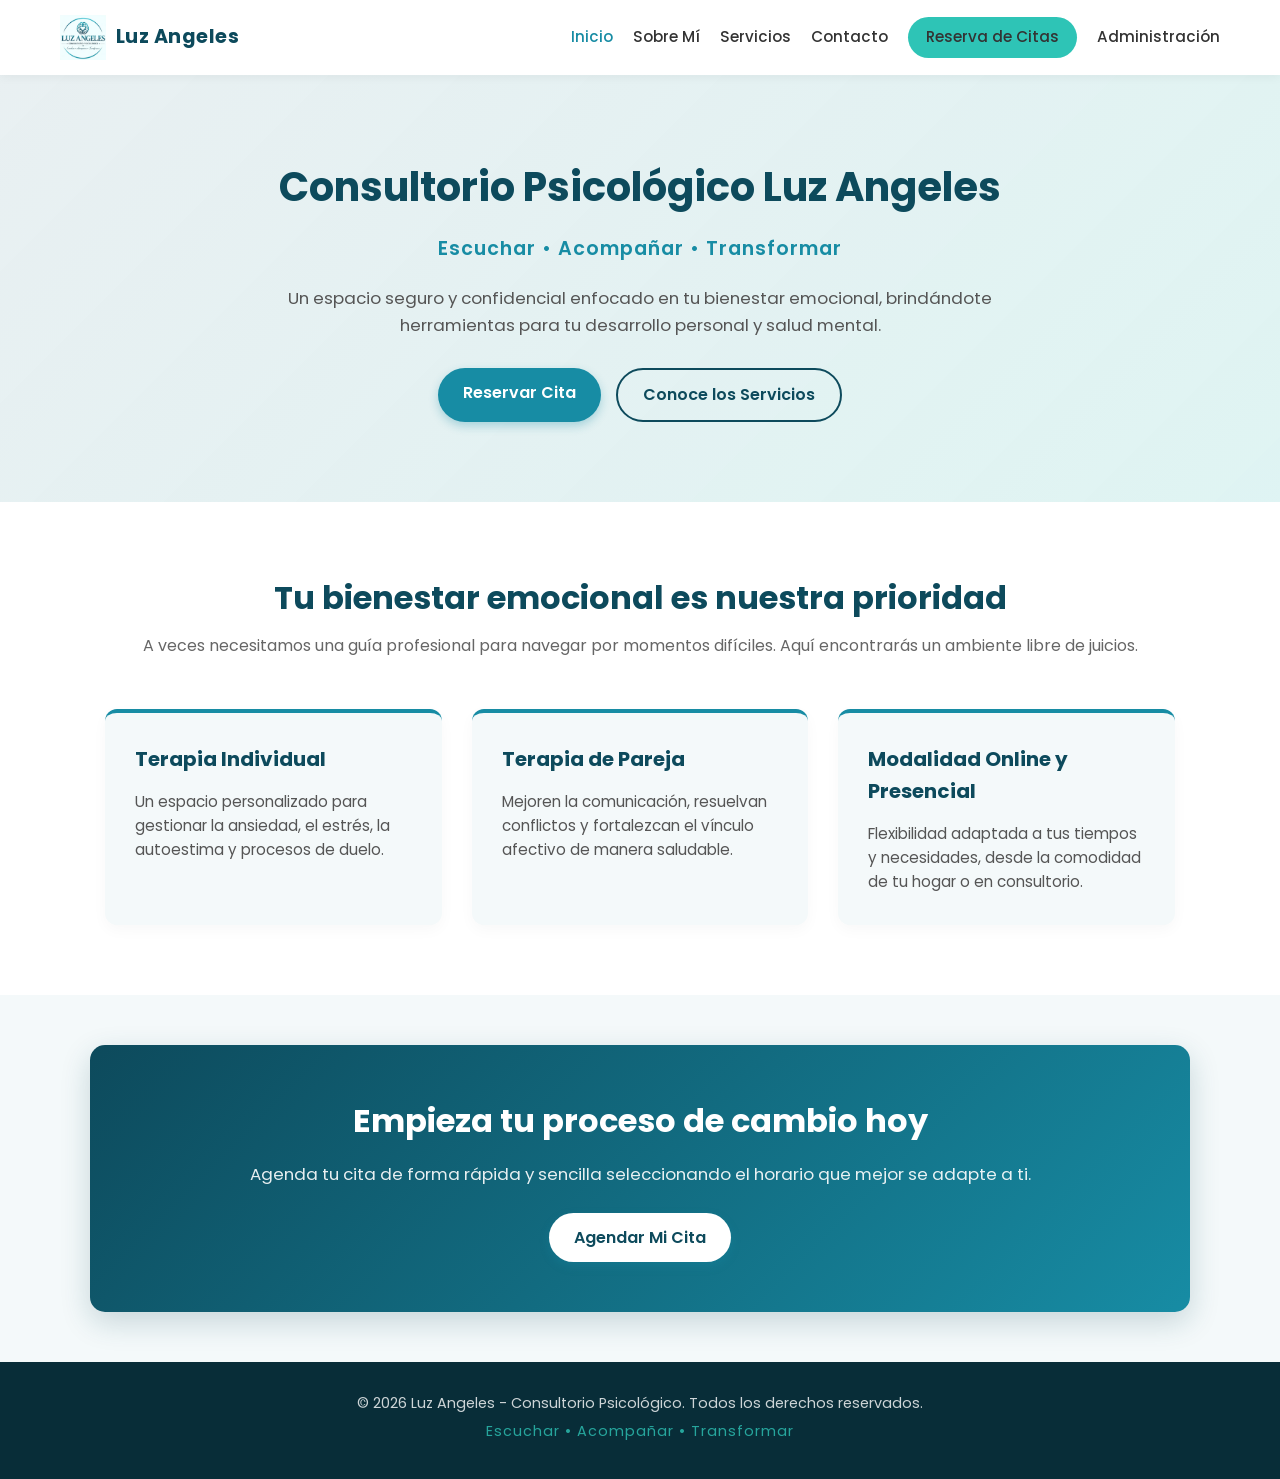
<file: index.html>
<!DOCTYPE html>
<html lang="es">
<head>
    <meta charset="UTF-8">
    <meta name="viewport" content="width=device-width, initial-scale=1.0">
    <title>Luz Angeles | Consultorio Psicológico</title>
    <!-- Enlaces directos a los archivos CSS en la raíz -->
    <link rel="stylesheet" href="estilos.css">
    <link rel="stylesheet" href="reserva.css">
    <!-- Fuente de Google Fonts para un diseño moderno -->
    <link href="https://fonts.googleapis.com/css2?family=Poppins:wght@300;400;500;600;700&display=swap" rel="stylesheet">
</head>
<body>

    <!-- BARRA DE NAVEGACIÓN -->
    <header class="header">
        <div class="nav-container">
            <a href="index.html" class="logo-container">
                <img src="perfil.jpg.png" alt="Logo Luz Angeles" class="logo-img">
                <span class="logo-text">Luz Angeles</span>
            </a>
            <nav class="nav-menu" id="navMenu">
                <a href="index.html" class="active">Inicio</a>
                <a href="sobre-mi.html">Sobre Mí</a>
                <a href="servicios.html">Servicios</a>
                <a href="contacto.html">Contacto</a>
                <a href="reservar.html" class="btn-reserva-nav">Reserva de Citas</a>
                <a href="login.html" class="nav-link">Administración</a>
            </nav>
            <div class="menu-toggle" id="menuToggle">
                <span></span>
                <span></span>
                <span></span>
            </div>
        </div>
    </header>

    <!-- SECCIÓN HERO (PRINCIPAL) -->
    <section class="hero">
        <div class="hero-content">
            <h1>Consultorio Psicológico Luz Angeles</h1>
            <p class="slogan">Escuchar • Acompañar • Transformar</p>
            <p class="hero-description">Un espacio seguro y confidencial enfocado en tu bienestar emocional, brindándote herramientas para tu desarrollo personal y salud mental.</p>
            <div class="hero-buttons">
                <a href="reservar.html" class="btn-primary">Reservar Cita</a>
                <a href="servicios.html" class="btn-secondary">Conoce los Servicios</a>
            </div>
        </div>
    </section>

    <!-- SECCIÓN DE PRESENTACIÓN / FILOSOFÍA -->
    <section class="about-preview">
        <div class="container">
            <h2>Tu bienestar emocional es nuestra prioridad</h2>
            <p class="subtitle">A veces necesitamos una guía profesional para navegar por momentos difíciles. Aquí encontrarás un ambiente libre de juicios.</p>
            
            <div class="cards-grid">
                <div class="card">
                    <h3>Terapia Individual</h3>
                    <p>Un espacio personalizado para gestionar la ansiedad, el estrés, la autoestima y procesos de duelo.</p>
                </div>
                <div class="card">
                    <h3>Terapia de Pareja</h3>
                    <p>Mejoren la comunicación, resuelvan conflictos y fortalezcan el vínculo afectivo de manera saludable.</p>
                </div>
                <div class="card">
                    <h3>Modalidad Online y Presencial</h3>
                    <p>Flexibilidad adaptada a tus tiempos y necesidades, desde la comodidad de tu hogar o en consultorio.</p>
                </div>
            </div>
        </div>
    </section>

    <!-- LLAMADA A LA ACCIÓN (CTA) PARA RESERVAS -->
    <section class="cta-section">
        <div class="container cta-box">
            <h2>Empieza tu proceso de cambio hoy</h2>
            <p>Agenda tu cita de forma rápida y sencilla seleccionando el horario que mejor se adapte a ti.</p>
            <a href="reservar.html" class="btn-primary">Agendar Mi Cita</a>
        </div>
    </section>

    <!-- PIE DE PÁGINA -->
    <footer class="footer">
        <div class="container footer-content">
            <p>&copy; 2026 Luz Angeles - Consultorio Psicológico. Todos los derechos reservados.</p>
            <p class="footer-slogan">Escuchar • Acompañar • Transformar</p>
        </div>
    </footer>

    <!-- Archivos JavaScript en la raíz -->
    <script src="main.js"></script>
    <script src="reserva.js"></script>
</body>
</html>
</file>
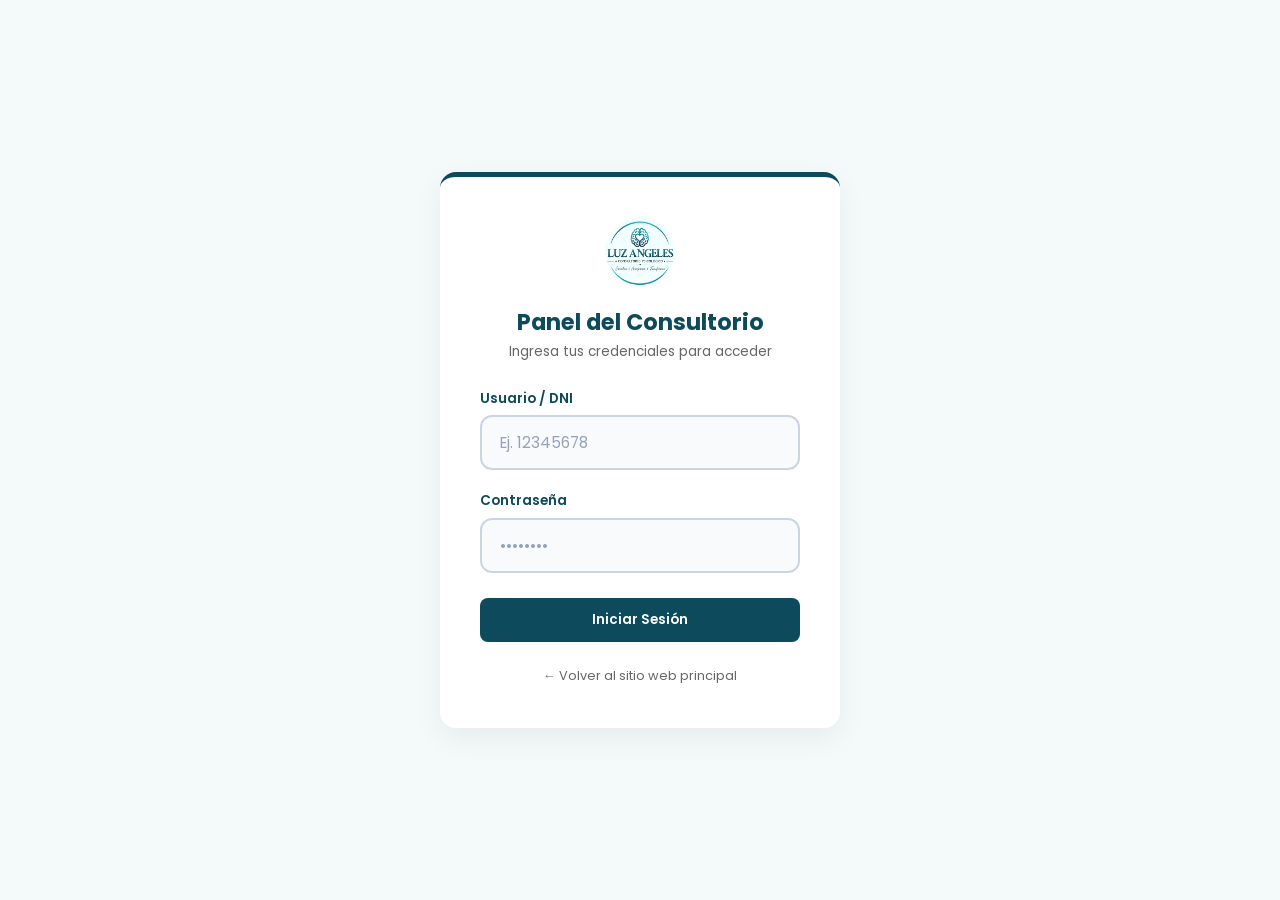
<file: admin.html>
<!DOCTYPE html>
<html lang="es">
<head>
    <meta charset="UTF-8">
    <meta name="viewport" content="width=device-width, initial-scale=1.0">
    <title>Panel de Administración | Luz Angeles</title>
    <link rel="stylesheet" href="estilos.css">
    <link rel="stylesheet" href="reserva.css">
    <link href="https://fonts.googleapis.com/css2?family=Poppins:wght@300;400;500;600;700&display=swap" rel="stylesheet">
    <link rel="stylesheet" href="https://cdnjs.cloudflare.com/ajax/libs/font-awesome/6.4.0/css/all.min.css">
</head>
<body style="background-color: var(--light-bg);">

    <!-- HEADER DE ADMINISTRACIÓN -->
    <header class="header">
        <div class="nav-container">
            <a href="index.html" class="logo-container">
                <img src="perfil.jpg.png" alt="Logo Luz Angeles" class="logo-img">
                <span class="logo-text">Panel Admin</span>
            </a>
            <nav class="nav-menu">
                <a href="index.html" target="_blank">Ver Sitio Web</a>
                <a href="#" onclick="cerrarSesion()" style="color: #d9534f; font-weight: 600;">Cerrar Sesión</a>
            </nav>
        </div>
    </header>

    <!-- CONTENIDO PRINCIPAL DEL PANEL -->
    <section class="container" style="padding: 50px 20px; max-width: 1200px;">
        <div class="reserva-header" style="text-align: left; margin-bottom: 30px;">
            <h2>Gestión de Citas Médicas</h2>
            <p class="subtitle">Aquí puedes visualizar las solicitudes de los pacientes, confirmar citas, agregarlas a Google Calendar o enviar notificaciones.</p>
        </div>

        <!-- TABLA DE CITAS -->
        <div style="background: var(--white); padding: 25px; border-radius: 16px; box-shadow: 0 10px 30px rgba(0,0,0,0.04); overflow-x: auto;">
            <table style="width: 100%; border-collapse: collapse; text-align: left; font-size: 0.9rem;">
                <thead>
                    <tr style="border-bottom: 2px solid #eee; color: var(--primary-color);">
                        <th style="padding: 12px;">Paciente</th>
                        <th style="padding: 12px;">Terapia</th>
                        <th style="padding: 12px;">Fecha y Hora</th>
                        <th style="padding: 12px;">Contacto / Teléfono</th>
                        <th style="padding: 12px;">Estado</th>
                        <th style="padding: 12px; text-align: center;">Acciones</th>
                    </tr>
                </thead>
                <tbody id="tablaCitasBody">
                    <!-- Las citas se inyectarán dinámicamente aquí mediante JavaScript -->
                </tbody>
            </table>
            
            <div id="sinCitas" style="text-align: center; padding: 40px; color: #777; display: none;">
                No hay citas registradas por el momento. ¡Prueba haciendo una reserva desde la web!
            </div>
        </div>
    </section>

    <!-- SCRIPT DE ADMINISTRACIÓN -->
    <script src="admin.js"></script>
</body>
</html>
</file>
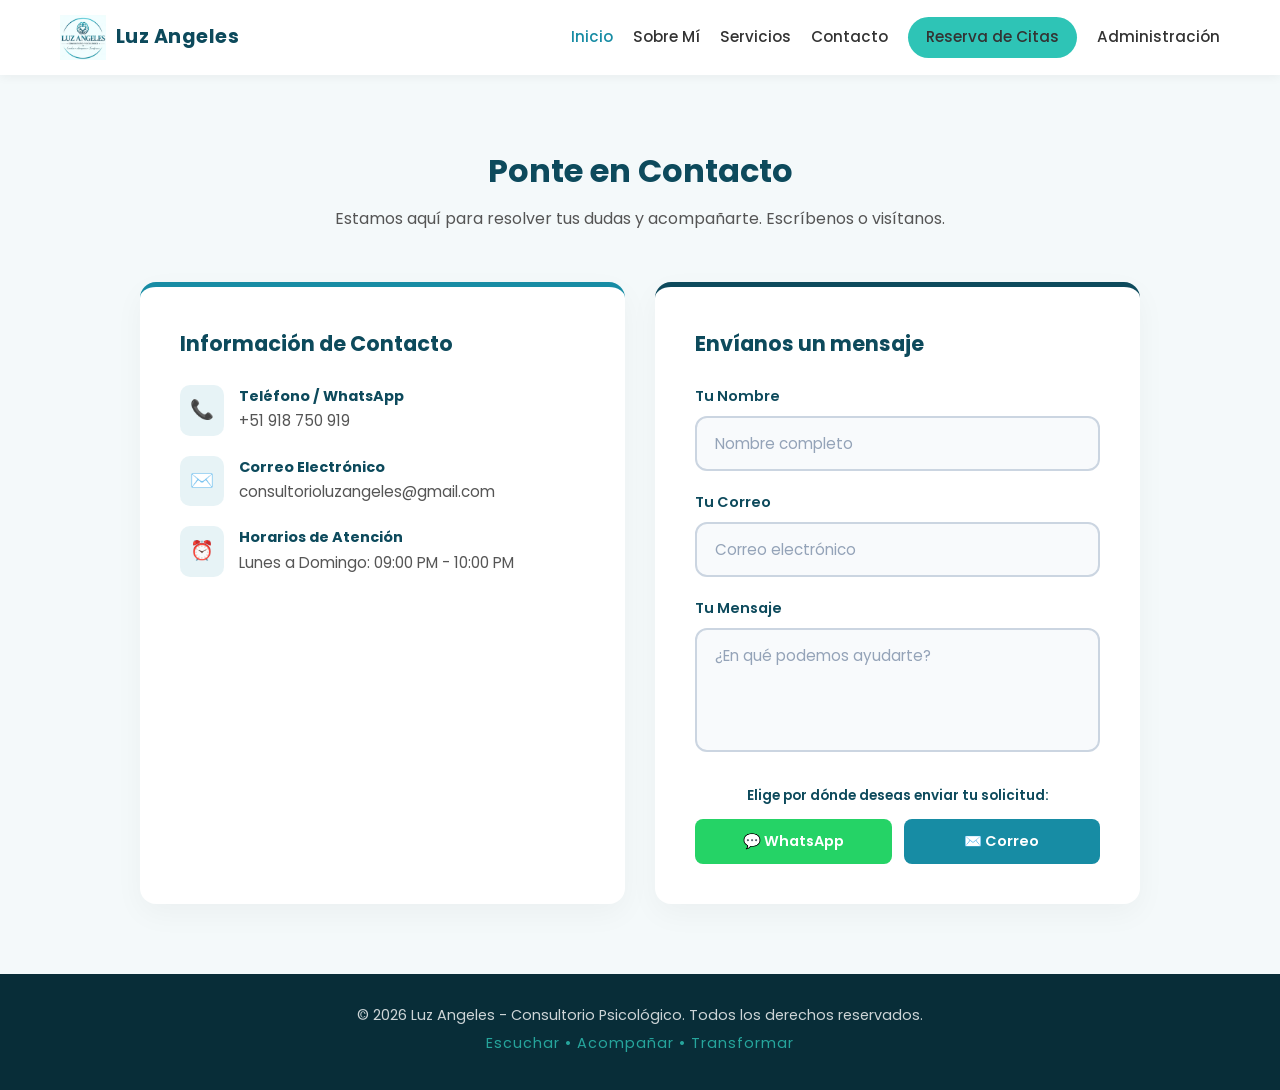
<file: contacto.html>
<!DOCTYPE html>
<html lang="es">
<head>
    <meta charset="UTF-8">
    <meta name="viewport" content="width=device-width, initial-scale=1.0">
    <title>Luz Angeles | Consultorio Psicológico</title>
    <!-- Enlaces directos a los archivos CSS en la raíz -->
    <link rel="stylesheet" href="estilos.css">
    <link rel="stylesheet" href="reserva.css">
    <!-- Fuente de Google Fonts para un diseño moderno -->
    <link href="https://fonts.googleapis.com/css2?family=Poppins:wght@300;400;500;600;700&display=swap" rel="stylesheet">
</head>
<body>

    <!-- BARRA DE NAVEGACIÓN -->
    <header class="header">
        <div class="nav-container">
            <a href="index.html" class="logo-container">
                <img src="perfil.jpg.png" alt="Logo Luz Angeles" class="logo-img">
                <span class="logo-text">Luz Angeles</span>
            </a>
            <nav class="nav-menu" id="navMenu">
                <a href="index.html" class="active">Inicio</a>
                <a href="sobre-mi.html">Sobre Mí</a>
                <a href="servicios.html">Servicios</a>
                <a href="contacto.html">Contacto</a>
                <a href="reservar.html" class="btn-reserva-nav">Reserva de Citas</a>
                <a href="login.html" class="nav-link">Administración</a>
            </nav>
            <div class="menu-toggle" id="menuToggle">
                <span></span>
                <span></span>
                <span></span>
            </div>
        </div>
    </header>

    <!-- SECCIÓN DE CONTACTO -->
    <section class="about-preview" style="padding: 70px 20px; background-color: var(--light-bg);">
        <div class="container">
            <div class="reserva-header">
                <h2>Ponte en Contacto</h2>
                <p class="subtitle">Estamos aquí para resolver tus dudas y acompañarte. Escríbenos o visítanos.</p>
            </div>
            
            <div style="display: grid; grid-template-columns: repeat(auto-fit, minmax(320px, 1fr)); gap: 30px; max-width: 1000px; margin: 0 auto; text-align: left;">
                
                <!-- Tarjeta de Información -->
                <div style="background-color: var(--white); padding: 40px; border-radius: 16px; box-shadow: 0 10px 30px rgba(0,0,0,0.04); border-top: 5px solid var(--secondary-color);">
                    <h3 style="color: var(--primary-color); margin-bottom: 25px; font-size: 1.3rem;">Información de Contacto</h3>
                    
                    <div style="display: flex; gap: 15px; margin-bottom: 20px; align-items: flex-start;">
                        <span style="font-size: 1.2rem; background: rgba(23, 140, 164, 0.1); padding: 10px; border-radius: 10px;">📞</span>
                        <div>
                            <strong style="display: block; color: var(--primary-color); font-size: 0.9rem;">Teléfono / WhatsApp</strong>
                            <span style="color: #555; font-size: 0.95rem;">+51 918 750 919</span>
                        </div>
                    </div>

                    <div style="display: flex; gap: 15px; margin-bottom: 20px; align-items: flex-start;">
                        <span style="font-size: 1.2rem; background: rgba(23, 140, 164, 0.1); padding: 10px; border-radius: 10px;">✉️</span>
                        <div>
                            <strong style="display: block; color: var(--primary-color); font-size: 0.9rem;">Correo Electrónico</strong>
                            <span style="color: #555; font-size: 0.95rem;">consultorioluzangeles@gmail.com</span>
                        </div>
                    </div>

                    <div style="display: flex; gap: 15px; align-items: flex-start;">
                        <span style="font-size: 1.2rem; background: rgba(23, 140, 164, 0.1); padding: 10px; border-radius: 10px;">⏰</span>
                        <div>
                            <strong style="display: block; color: var(--primary-color); font-size: 0.9rem;">Horarios de Atención</strong>
                            <span style="color: #555; font-size: 0.95rem;">Lunes a Domingo: 09:00 PM - 10:00 PM</span>
                        </div>
                    </div>
                </div>

                <!-- Tarjeta de Formulario con Selección de Medio -->
<div style="background-color: var(--white); padding: 40px; border-radius: 16px; box-shadow: 0 10px 30px rgba(0,0,0,0.04); border-top: 5px solid var(--primary-color);">
    <h3 style="color: var(--primary-color); margin-bottom: 25px; font-size: 1.3rem;">Envíanos un mensaje</h3>
    
    <form id="formContacto">
        <div class="form-group" style="margin-bottom: 20px;">
            <label for="nombreContacto" style="display: block; font-size: 0.9rem; font-weight: 600; color: var(--primary-color); margin-bottom: 8px;">Tu Nombre</label>
            <input type="text" id="nombreContacto" placeholder="Nombre completo" class="form-control" required>
        </div>

        <div class="form-group" style="margin-bottom: 20px;">
            <label for="correoContacto" style="display: block; font-size: 0.9rem; font-weight: 600; color: var(--primary-color); margin-bottom: 8px;">Tu Correo</label>
            <input type="email" id="correoContacto" placeholder="Correo electrónico" class="form-control" required>
        </div>

        <div class="form-group" style="margin-bottom: 25px;">
            <label for="mensajeContacto" style="display: block; font-size: 0.9rem; font-weight: 600; color: var(--primary-color); margin-bottom: 8px;">Tu Mensaje</label>
            <textarea id="mensajeContacto" placeholder="¿En qué podemos ayudarte?" class="form-control" rows="4" required style="resize: none;"></textarea>
        </div>

        <!-- Botones de elección de medio -->
        <p style="font-size: 0.85rem; font-weight: 600; color: var(--primary-color); margin-bottom: 12px; text-align: center;">Elige por dónde deseas enviar tu solicitud:</p>
        
        <div style="display: grid; grid-template-columns: 1fr 1fr; gap: 12px;">
            <button type="button" onclick="enviarPorWhatsApp()" style="background-color: #25d366; color: white; border: none; padding: 12px; border-radius: 8px; font-family: 'Poppins', sans-serif; font-weight: 600; font-size: 0.9rem; cursor: pointer; display: flex; align-items: center; justify-content: center; gap: 8px; transition: opacity 0.3s;">
                💬 WhatsApp
            </button>
            
            <button type="button" onclick="enviarPorCorreo()" style="background-color: var(--secondary-color); color: white; border: none; padding: 12px; border-radius: 8px; font-family: 'Poppins', sans-serif; font-weight: 600; font-size: 0.9rem; cursor: pointer; display: flex; align-items: center; justify-content: center; gap: 8px; transition: opacity 0.3s;">
                ✉️ Correo
            </button>
        </div>
    </form>
</div>

<!-- Script para procesar el envío según el botón elegido -->
<script>
function enviarPorWhatsApp() {
    const nombre = document.getElementById('nombreContacto').value.trim();
    const correo = document.getElementById('correoContacto').value.trim();
    const mensaje = document.getElementById('mensajeContacto').value.trim();

    if (!nombre || !correo || !mensaje) {
        alert('Por favor, completa todos los campos antes de enviar.');
        return;
    }

    const numeroWhatsApp = "51918750919"; // Reemplaza con el número real
    const texto = `Hola, mi nombre es *${nombre}*.\nMi correo es: ${correo}\n\nMensaje:\n${mensaje}`;
    
    const url = `https://wa.me/${numeroWhatsApp}?text=${encodeURIComponent(texto)}`;
    window.open(url, '_blank');
}

function enviarPorCorreo() {
    const nombre = document.getElementById('nombreContacto').value.trim();
    const correo = document.getElementById('correoContacto').value.trim();
    const mensaje = document.getElementById('mensajeContacto').value.trim();

    if (!nombre || !correo || !mensaje) {
        alert('Por favor, completa todos los campos antes de enviar.');
        return;
    }

    const destinatario = "consultorioluzangeles@gmail.com"; // Reemplaza con el correo real
    const asunto = `Nuevo mensaje de contacto de ${nombre}`;
    const cuerpo = `Hola, te escribo desde la web.\n\nNombre: ${nombre}\nCorreo de contacto: ${correo}\n\nMensaje:\n${mensaje}`;

    // Abre Gmail directamente en el navegador de la PC con los datos listos
    const urlGmail = `https://mail.google.com/mail/?view=cm&fs=1&to=${destinatario}&su=${encodeURIComponent(asunto)}&body=${encodeURIComponent(cuerpo)}`;
    
    window.open(urlGmail, '_blank');
}
</script>

            </div>
        </div>
    </section>

    <!-- PIE DE PÁGINA -->
    <footer class="footer">
        <div class="container footer-content">
            <p>&copy; 2026 Luz Angeles - Consultorio Psicológico. Todos los derechos reservados.</p>
            <p class="footer-slogan">Escuchar • Acompañar • Transformar</p>
        </div>
    </footer>

    <script src="main.js"></script>
</body>
</html>
</file>
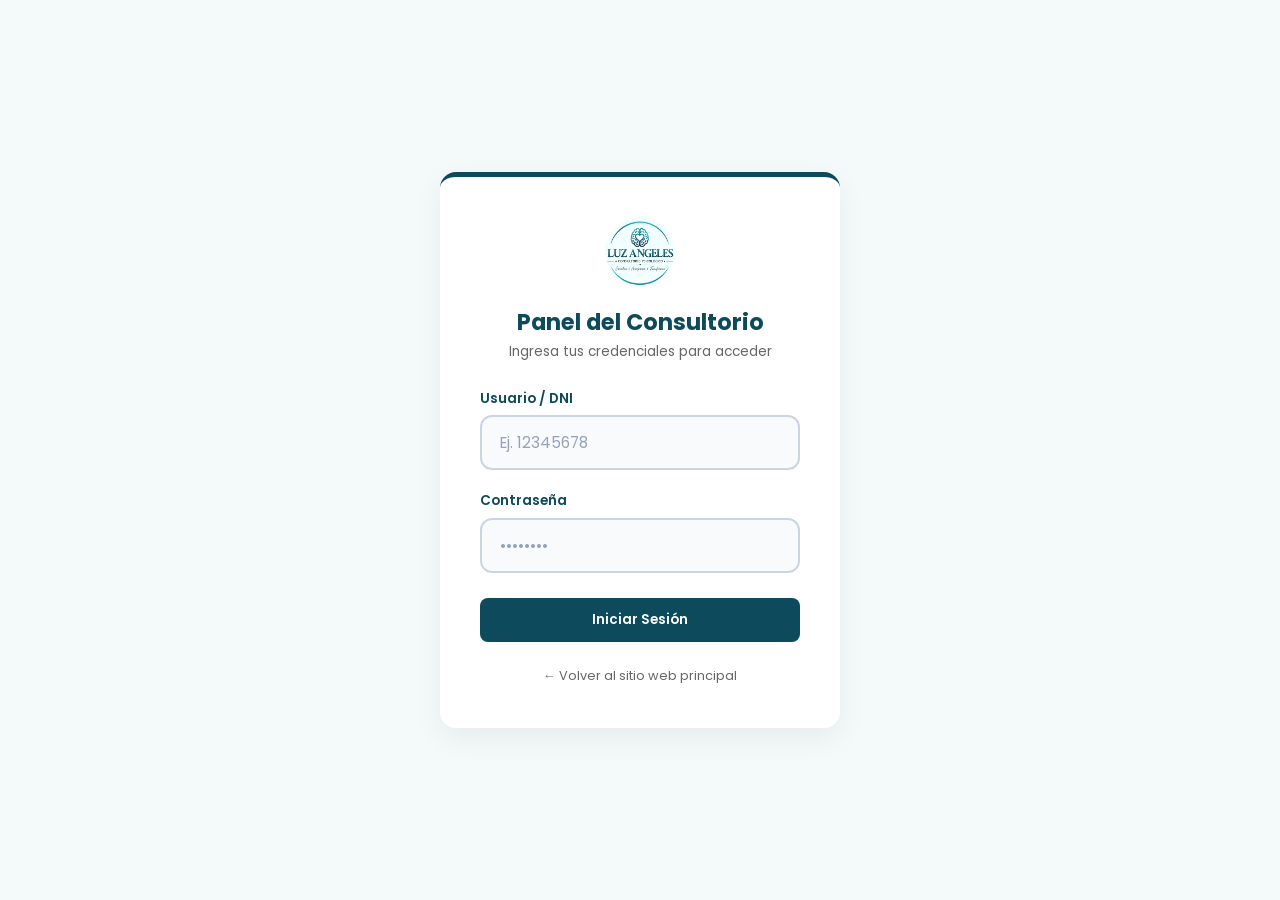
<file: login.html>
<!DOCTYPE html>
<html lang="es">
<head>
    <meta charset="UTF-8">
    <meta name="viewport" content="width=device-width, initial-scale=1.0">
    <title>Acceso Admin | Luz Angeles</title>
    <link rel="stylesheet" href="estilos.css">
    <link rel="stylesheet" href="reserva.css">
    <link href="https://fonts.googleapis.com/css2?family=Poppins:wght@300;400;500;600;700&display=swap" rel="stylesheet">
</head>
<body style="background-color: var(--light-bg); display: flex; align-items: center; justify-content: center; height: 100vh; margin: 0;">

    <div style="background: var(--white); padding: 40px; border-radius: 16px; box-shadow: 0 10px 30px rgba(0,0,0,0.06); width: 100%; max-width: 400px; border-top: 5px solid var(--primary-color);">
        <div style="text-align: center; margin-bottom: 25px;">
            <img src="perfil.jpg.png" alt="Logo" style="width: 70px; height: 70px; border-radius: 50%; object-fit: cover; margin-bottom: 10px;">
            <h2 style="color: var(--primary-color); font-size: 1.4rem;">Panel del Consultorio</h2>
            <p style="color: #666; font-size: 0.85rem;">Ingresa tus credenciales para acceder</p>
        </div>

        <form id="formLogin">
            <div style="margin-bottom: 20px;">
                <label style="display: block; font-size: 0.85rem; font-weight: 600; color: var(--primary-color); margin-bottom: 6px;">Usuario / DNI</label>
                <input type="text" id="usuario" placeholder="Ej. 12345678" class="form-control" required style="width: 100%; padding: 12px; border: 1px solid #ddd; border-radius: 8px;">
            </div>

            <div style="margin-bottom: 25px;">
                <label style="display: block; font-size: 0.85rem; font-weight: 600; color: var(--primary-color); margin-bottom: 6px;">Contraseña</label>
                <input type="password" id="password" placeholder="••••••••" class="form-control" required style="width: 100%; padding: 12px; border: 1px solid #ddd; border-radius: 8px;">
            </div>

            <button type="submit" style="width: 100%; background: var(--primary-color); color: white; border: none; padding: 12px; border-radius: 8px; font-family: 'Poppins', sans-serif; font-weight: 600; cursor: pointer; transition: background 0.3s;">
                Iniciar Sesión
            </button>
        </form>
        
        <div style="text-align: center; margin-top: 20px;">
            <a href="index.html" style="color: #666; font-size: 0.8rem; text-decoration: none;">← Volver al sitio web principal</a>
        </div>
    </div>

    <script>
        document.getElementById('formLogin').addEventListener('submit', function(e) {
            e.preventDefault();
            const user = document.getElementById('usuario').value.trim();
            const pass = document.getElementById('password').value.trim();

            if (user === "12345678" && pass === "12345678") {
                // Guardamos una bandera de sesión en el navegador
                localStorage.setItem("sesionActiva", "true");
                // Redirigimos al panel de administración
                window.location.href = "admin.html";
            } else {
                alert("Usuario o contraseña incorrectos. Usa 12345678 para ambas casillas.");
            }
        });
    </script>
</body>
</html>
</file>
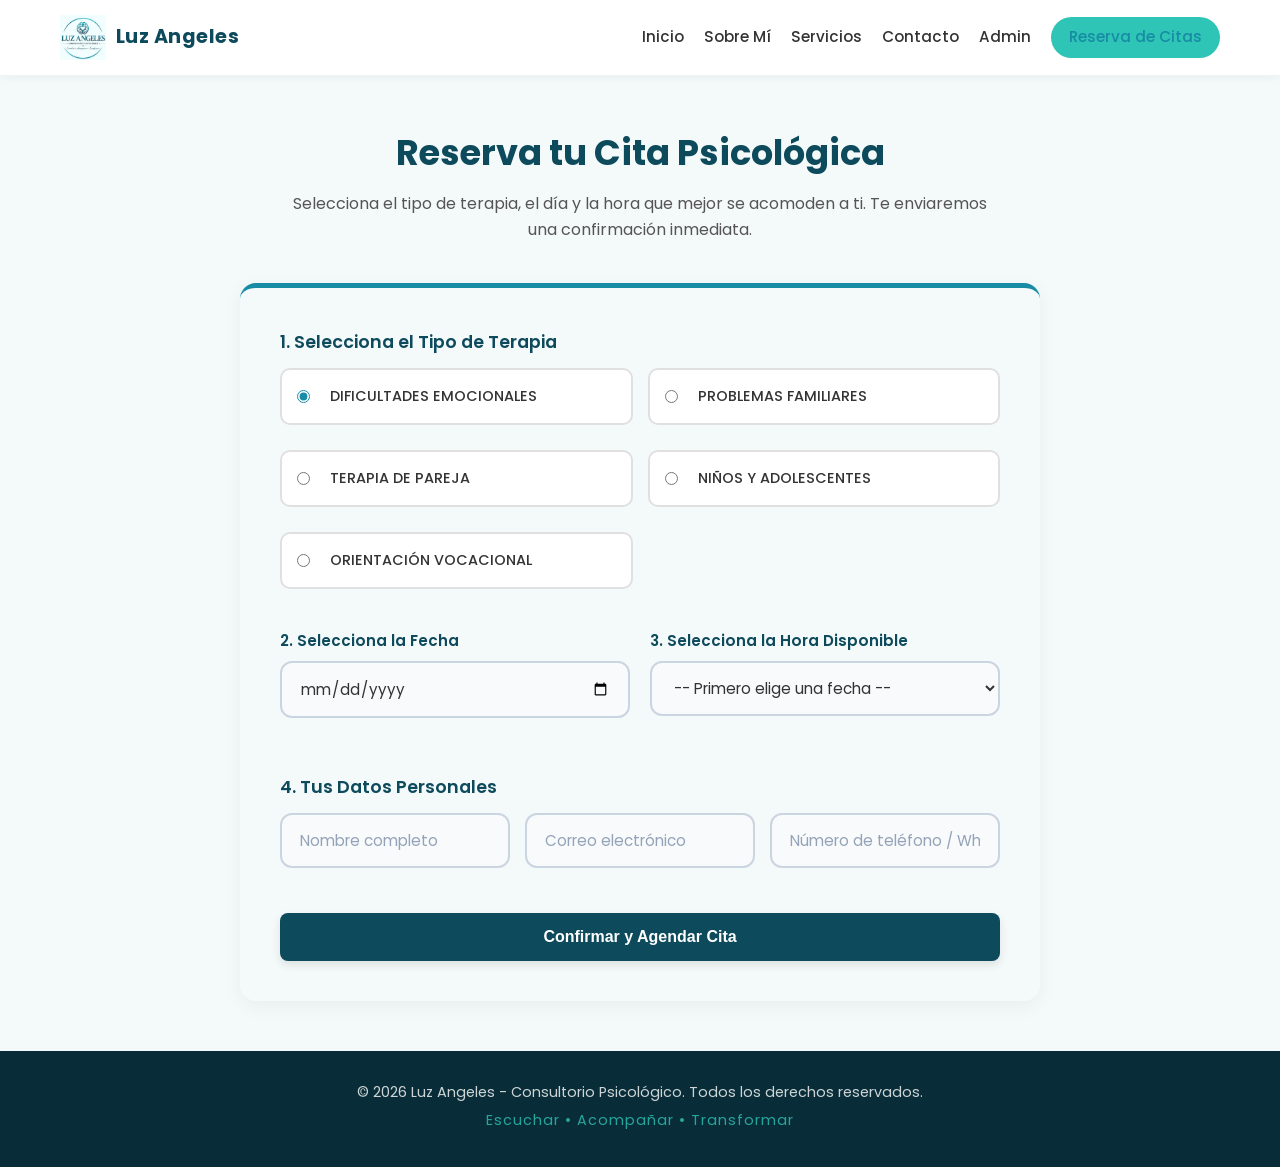
<file: reservar.html>
<!DOCTYPE html>
<html lang="es">
<head>
    <meta charset="UTF-8">
    <meta name="viewport" content="width=device-width, initial-scale=1.0">
    <title>Reserva de Citas | Luz Angeles</title>
    <link rel="stylesheet" href="estilos.css">
    <link rel="stylesheet" href="reserva.css">
    <link href="https://fonts.googleapis.com/css2?family=Poppins:wght@300;400;500;600;700&display=swap" rel="stylesheet">
</head>
<body>

    <!-- BARRA DE NAVEGACIÓN -->
    <header class="header">
        <div class="nav-container">
            <a href="index.html" class="logo-container">
                <img src="perfil.jpg.png" alt="Logo Luz Angeles" class="logo-img">
                <span class="logo-text">Luz Angeles</span>
            </a>
            <nav class="nav-menu" id="navMenu">
                <a href="index.html">Inicio</a>
                <a href="sobre-mi.html">Sobre Mí</a>
                <a href="servicios.html">Servicios</a>
                <a href="contacto.html">Contacto</a>
                <!-- Enlace de Admin integrado -->
                <a href="login.html">Admin</a>
                <a href="reservar.html" class="btn-reserva-nav active">Reserva de Citas</a>
            </nav>
            <div class="menu-toggle" id="menuToggle">
                <span></span>
                <span></span>
                <span></span>
            </div>
        </div>
    </header>

    <!-- SECCIÓN DE RESERVAS -->
    <main class="reserva-section" style="padding: 50px 20px;">
        <div class="container" style="max-width: 850px; margin: 0 auto;">
            
            <div class="reserva-header" style="text-align: center; margin-bottom: 40px;">
                <h1 style="color: var(--primary-color); font-size: 2.2rem; margin-bottom: 10px;">Reserva tu Cita Psicológica</h1>
                <p style="color: #555; font-size: 1rem;">Selecciona el tipo de terapia, el día y la hora que mejor se acomoden a ti. Te enviaremos una confirmación inmediata.</p>
            </div>

            <!-- CONTENEDOR TIPO TARJETA PARA EL FORMULARIO -->
            <div class="reserva-wrapper" style="background-color: var(--light-bg); padding: 40px; border-radius: 16px; box-shadow: 0 5px 20px rgba(0,0,0,0.05);">
                
                <form class="reserva-form" id="formReserva">
                    
                    <!-- 1. Tipo de Terapia -->
                    <div class="form-group" style="margin-bottom: 30px;">
                        <label style="display: block; font-weight: 600; color: var(--primary-color); margin-bottom: 12px; font-size: 1.1rem;">1. Selecciona el Tipo de Terapia</label>
                        
                        <div class="tipo-terapia-grid" style="display: grid; grid-template-columns: repeat(auto-fit, minmax(240px, 1fr)); gap: 15px;">
                            
                            <label class="radio-card" style="display: flex; align-items: center; background: #fff; padding: 15px; border-radius: 10px; border: 2px solid #e0e0e0; cursor: pointer; transition: all 0.3s;">
                                <input type="radio" name="tipoTerapia" value="Emocionales" checked style="margin-right: 10px;">
                                <span style="font-size: 0.9rem; font-weight: 500; color: #333;">DIFICULTADES EMOCIONALES</span>
                            </label>

                            <label class="radio-card" style="display: flex; align-items: center; background: #fff; padding: 15px; border-radius: 10px; border: 2px solid #e0e0e0; cursor: pointer; transition: all 0.3s;">
                                <input type="radio" name="tipoTerapia" value="Familiares" style="margin-right: 10px;">
                                <span style="font-size: 0.9rem; font-weight: 500; color: #333;">PROBLEMAS FAMILIARES</span>
                            </label>

                            <label class="radio-card" style="display: flex; align-items: center; background: #fff; padding: 15px; border-radius: 10px; border: 2px solid #e0e0e0; cursor: pointer; transition: all 0.3s;">
                                <input type="radio" name="tipoTerapia" value="Pareja" style="margin-right: 10px;">
                                <span style="font-size: 0.9rem; font-weight: 500; color: #333;">TERAPIA DE PAREJA</span>
                            </label>

                            <label class="radio-card" style="display: flex; align-items: center; background: #fff; padding: 15px; border-radius: 10px; border: 2px solid #e0e0e0; cursor: pointer; transition: all 0.3s;">
                                <input type="radio" name="tipoTerapia" value="Adolecentes" style="margin-right: 10px;">
                                <span style="font-size: 0.9rem; font-weight: 500; color: #333;">NIÑOS Y ADOLESCENTES</span>
                            </label>

                            <label class="radio-card" style="display: flex; align-items: center; background: #fff; padding: 15px; border-radius: 10px; border: 2px solid #e0e0e0; cursor: pointer; transition: all 0.3s;">
                                <input type="radio" name="tipoTerapia" value="Vocacional" style="margin-right: 10px;">
                                <span style="font-size: 0.9rem; font-weight: 500; color: #333;">ORIENTACIÓN VOCACIONAL</span>
                            </label>

                        </div>
                    </div>

                    <!-- 2. Fecha y Hora -->
                    <div class="form-grid-2" style="display: grid; grid-template-columns: repeat(auto-fit, minmax(250px, 1fr)); gap: 20px; margin-bottom: 30px;">
                        <div class="form-group">
                            <label for="fechaCita" style="display: block; font-weight: 600; color: var(--primary-color); margin-bottom: 8px;">2. Selecciona la Fecha</label>
                            <input type="date" id="fechaCita" class="form-control" style="width: 100%; padding: 12px; border-radius: 8px; border: 1px solid #ccc; font-family: 'Poppins', sans-serif;" required>
                        </div>
                        <div class="form-group">
                            <label for="horaCita" style="display: block; font-weight: 600; color: var(--primary-color); margin-bottom: 8px;">3. Selecciona la Hora Disponible</label>
                            <select id="horaCita" class="form-control" style="width: 100%; padding: 12px; border-radius: 8px; border: 1px solid #ccc; font-family: 'Poppins', sans-serif; background: #fff;" required>
                                <option value="">-- Primero elige una fecha --</option>
                                <option value="09:00 AM">09:00 AM</option>
                                <option value="11:00 AM">11:00 AM</option>
                                <option value="03:00 PM">03:00 PM</option>
                                <option value="05:00 PM">05:00 PM</option>
                            </select>
                        </div>
                    </div>

                    <!-- 3. Datos del Paciente (Añadidos los IDs que usa reserva.js para capturar los datos) -->
                    <div class="form-group" style="margin-bottom: 35px;">
                        <label style="display: block; font-weight: 600; color: var(--primary-color); margin-bottom: 12px; font-size: 1.1rem;">4. Tus Datos Personales</label>
                        <div class="form-grid-3" style="display: grid; grid-template-columns: repeat(auto-fit, minmax(220px, 1fr)); gap: 15px;">
                            <input type="text" id="nombrePaciente" placeholder="Nombre completo" class="form-control" style="width: 100%; padding: 12px; border-radius: 8px; border: 1px solid #ccc; font-family: 'Poppins', sans-serif;" required>
                            <input type="email" id="correoPaciente" placeholder="Correo electrónico" class="form-control" style="width: 100%; padding: 12px; border-radius: 8px; border: 1px solid #ccc; font-family: 'Poppins', sans-serif;" required>
                            <input type="tel" id="telefonoPaciente" placeholder="Número de teléfono / WhatsApp" class="form-control" style="width: 100%; padding: 12px; border-radius: 8px; border: 1px solid #ccc; font-family: 'Poppins', sans-serif;" required>
                        </div>
                    </div>

                    <button type="submit" class="btn-primary btn-block" style="width: 100%; padding: 15px; font-size: 1rem; font-weight: 600; border-radius: 8px; background: var(--primary-color); color: #fff; border: none; cursor: pointer; box-shadow: 0 4px 10px rgba(0,0,0,0.1);">Confirmar y Agendar Cita</button>
                </form>
            </div>
        </div>
    </main>

    <!-- PIE DE PÁGINA -->
    <footer class="footer">
        <div class="container footer-content">
            <p>&copy; 2026 Luz Angeles - Consultorio Psicológico. Todos los derechos reservados.</p>
            <p class="footer-slogan">Escuchar • Acompañar • Transformar</p>
        </div>
    </footer>

    <script src="main.js"></script>
    <script src="reserva.js"></script>
</body>
</html>
</file>
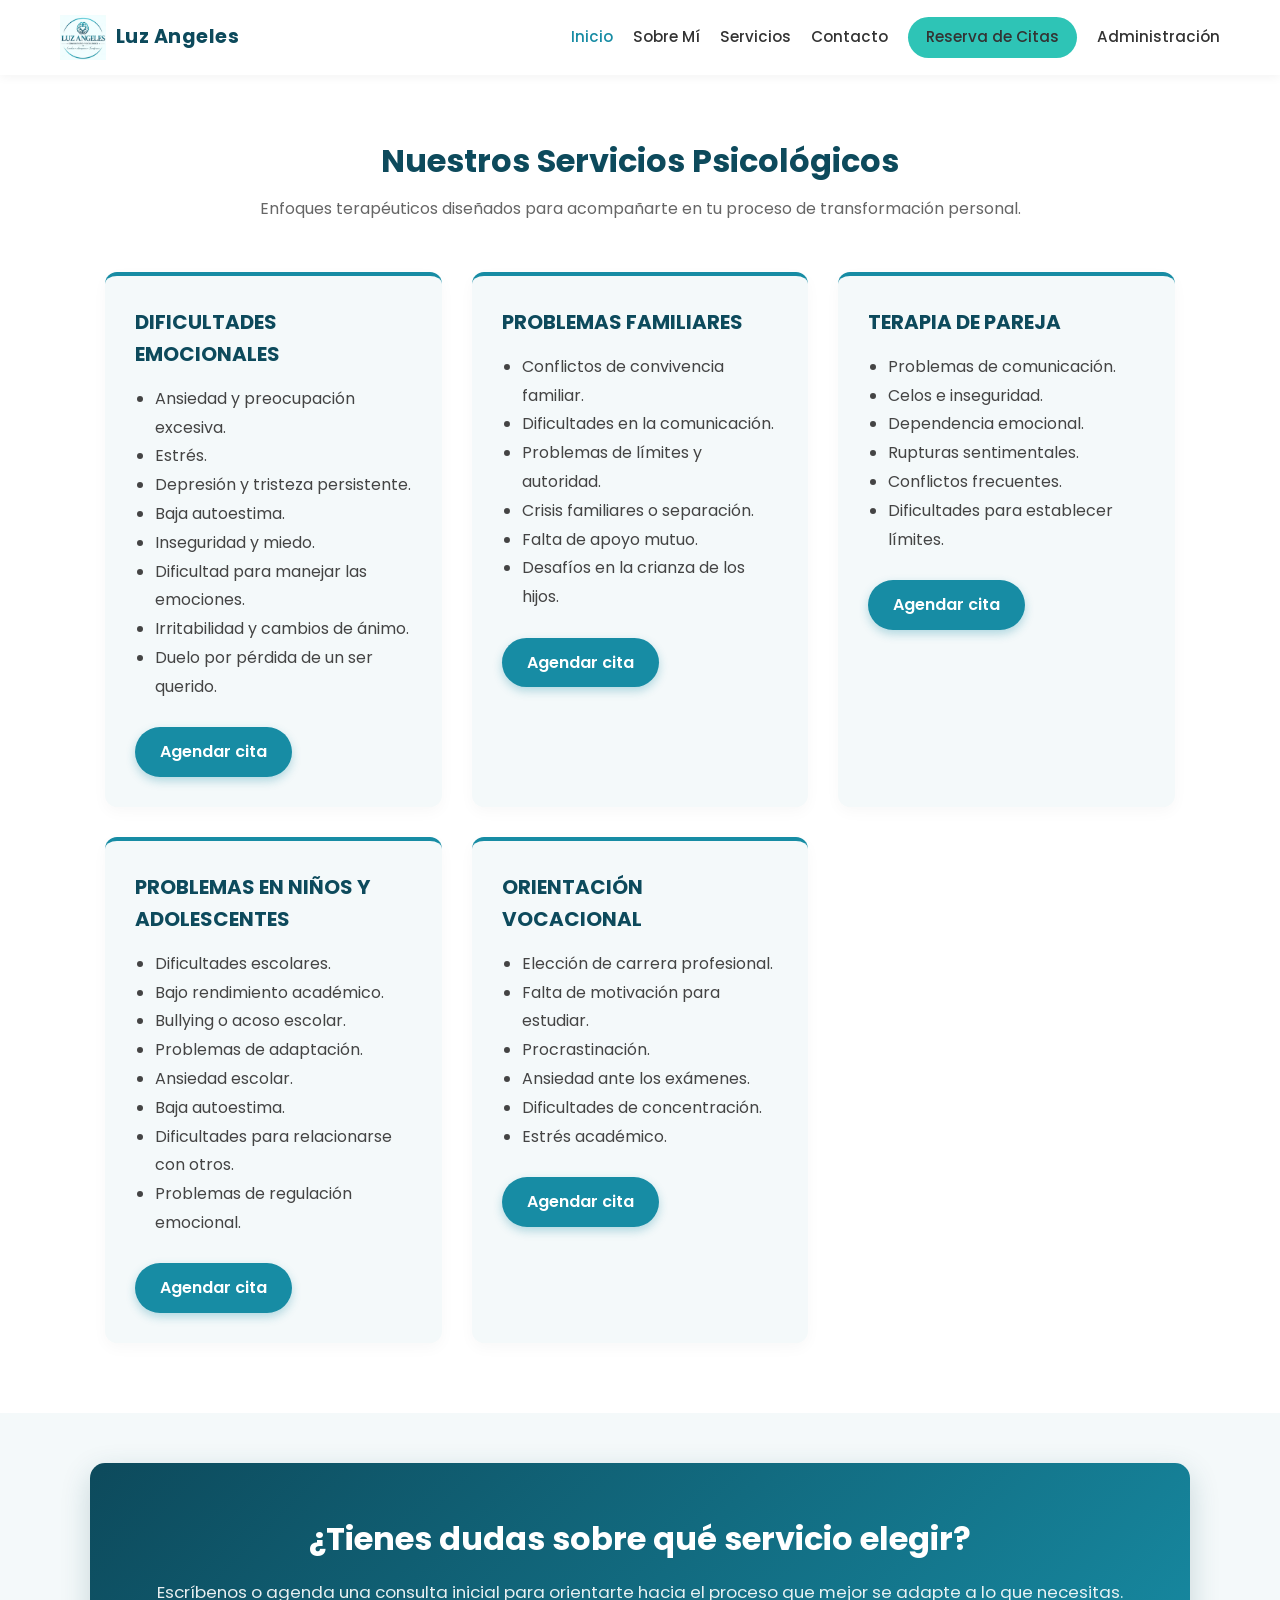
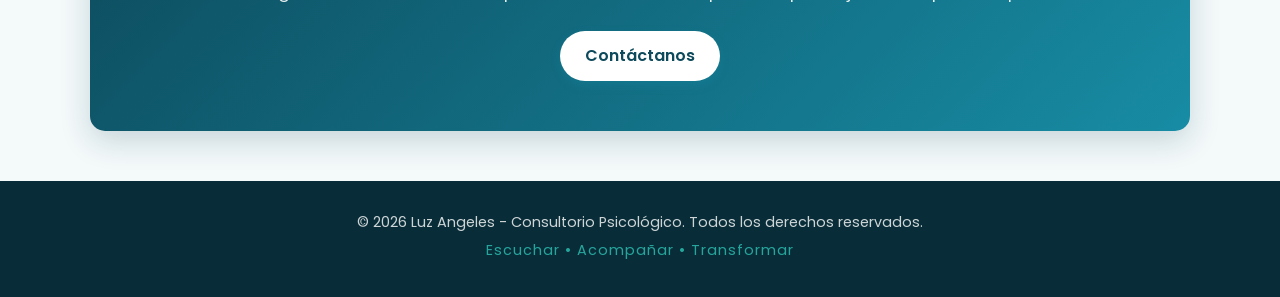
<file: servicios.html>
<!DOCTYPE html>
<html lang="es">
<head>
    <meta charset="UTF-8">
    <meta name="viewport" content="width=device-width, initial-scale=1.0">
    <title>Luz Angeles | Consultorio Psicológico</title>
    <!-- Enlaces directos a los archivos CSS en la raíz -->
    <link rel="stylesheet" href="estilos.css">
    <link rel="stylesheet" href="reserva.css">
    <!-- Fuente de Google Fonts para un diseño moderno -->
    <link href="https://fonts.googleapis.com/css2?family=Poppins:wght@300;400;500;600;700&display=swap" rel="stylesheet">
</head>
<body>

    <!-- BARRA DE NAVEGACIÓN -->
    <header class="header">
        <div class="nav-container">
            <a href="index.html" class="logo-container">
                <img src="perfil.jpg.png" alt="Logo Luz Angeles" class="logo-img">
                <span class="logo-text">Luz Angeles</span>
            </a>
            <nav class="nav-menu" id="navMenu">
                <a href="index.html" class="active">Inicio</a>
                <a href="sobre-mi.html">Sobre Mí</a>
                <a href="servicios.html">Servicios</a>
                <a href="contacto.html">Contacto</a>
                <a href="reservar.html" class="btn-reserva-nav">Reserva de Citas</a>
                <a href="login.html" class="nav-link">Administración</a>
            </nav>
            <div class="menu-toggle" id="menuToggle">
                <span></span>
                <span></span>
                <span></span>
            </div>
        </div>
    </header>

    <!-- SECCIÓN DE SERVICIOS -->
<section class="about-preview" style="padding-top: 60px;">
    <div class="container">
        <h2>Nuestros Servicios Psicológicos</h2>
        <p class="subtitle">Enfoques terapéuticos diseñados para acompañarte en tu proceso de transformación personal.</p>
        
        <!-- Contenedor principal de todas las tarjetas -->
        <div class="cards-grid">
            
            <!-- Tarjeta 1: Dificultades Emocionales -->
            <div class="card">
                <h3>DIFICULTADES EMOCIONALES</h3>
                <ul style="list-style-type: disc; padding-left: 20px; line-height: 1.8; color: #444; text-align: left;">
                    <li>Ansiedad y preocupación excesiva.</li>
                    <li>Estrés.</li>
                    <li>Depresión y tristeza persistente.</li>
                    <li>Baja autoestima.</li>
                    <li>Inseguridad y miedo.</li>
                    <li>Dificultad para manejar las emociones.</li>
                    <li>Irritabilidad y cambios de ánimo.</li>
                    <li>Duelo por pérdida de un ser querido.</li>
                </ul>
                <br>
                <a href="reservar.html?terapia=Emocionales" class="btn-primary">Agendar cita</a>
            </div>

            <!-- Tarjeta 2: Problemas Familiares (Corregidos sus ítems propios) -->
            <div class="card">
                <h3>PROBLEMAS FAMILIARES</h3>
                <ul style="list-style-type: disc; padding-left: 20px; line-height: 1.8; color: #444; text-align: left;">
                    <li>Conflictos de convivencia familiar.</li>
                    <li>Dificultades en la comunicación.</li>
                    <li>Problemas de límites y autoridad.</li>
                    <li>Crisis familiares o separación.</li>
                    <li>Falta de apoyo mutuo.</li>
                    <li>Desafíos en la crianza de los hijos.</li>
                </ul>
                <br>
                <a href="reservar.html?terapia=Familiares" class="btn-primary">Agendar cita</a>
            </div>

            <!-- Tarjeta 3: Terapia de Pareja -->
            <div class="card">
                <h3>TERAPIA DE PAREJA</h3>
                <ul style="list-style-type: disc; padding-left: 20px; line-height: 1.8; color: #444; text-align: left;">
                    <li>Problemas de comunicación.</li>
                    <li>Celos e inseguridad.</li>
                    <li>Dependencia emocional.</li>
                    <li>Rupturas sentimentales.</li>
                    <li>Conflictos frecuentes.</li>
                    <li>Dificultades para establecer límites.</li>
                </ul>
                <br>
                <a href="reservar.html?terapia=Pareja" class="btn-primary">Agendar cita</a>
            </div>

            <!-- Tarjeta 4: Niños y Adolescentes -->
            <div class="card">
                <h3>PROBLEMAS EN NIÑOS Y ADOLESCENTES</h3>
                <ul style="list-style-type: disc; padding-left: 20px; line-height: 1.8; color: #444; text-align: left;">
                    <li>Dificultades escolares.</li>
                    <li>Bajo rendimiento académico.</li>
                    <li>Bullying o acoso escolar.</li>
                    <li>Problemas de adaptación.</li>
                    <li>Ansiedad escolar.</li>
                    <li>Baja autoestima.</li>
                    <li>Dificultades para relacionarse con otros.</li>
                    <li>Problemas de regulación emocional.</li>
                </ul>
                <br>
                <a href="reservar.html?terapia=Adolecentes" class="btn-primary">Agendar cita</a>
            </div>

            <!-- Tarjeta 5: Orientación Vocacional -->
            <div class="card">
                <h3>ORIENTACIÓN VOCACIONAL</h3>
                <ul style="list-style-type: disc; padding-left: 20px; line-height: 1.8; color: #444; text-align: left;">
                    <li>Elección de carrera profesional.</li>
                    <li>Falta de motivación para estudiar.</li>
                    <li>Procrastinación.</li>
                    <li>Ansiedad ante los exámenes.</li>
                    <li>Dificultades de concentración.</li>
                    <li>Estrés académico.</li>
                </ul>
                <br>
                <a href="reservar.html?terapia=Vocacional" class="btn-primary">Agendar cita</a>
            </div>

        </div> <!-- Cierre correcto de cards-grid -->
    </div>
</section>

    <!-- LLAMADA A LA ACCIÓN -->
    <section class="cta-section">
        <div class="container cta-box">
            <h2>¿Tienes dudas sobre qué servicio elegir?</h2>
            <p>Escríbenos o agenda una consulta inicial para orientarte hacia el proceso que mejor se adapte a lo que necesitas.</p>
            <a href="contacto.html" class="btn-primary">Contáctanos</a>
        </div>
    </section>

    <!-- PIE DE PÁGINA -->
    <footer class="footer">
        <div class="container footer-content">
            <p>&copy; 2026 Luz Angeles - Consultorio Psicológico. Todos los derechos reservados.</p>
            <p class="footer-slogan">Escuchar • Acompañar • Transformar</p>
        </div>
    </footer>

    <script src="main.js"></script>
</body>
</html>
</file>
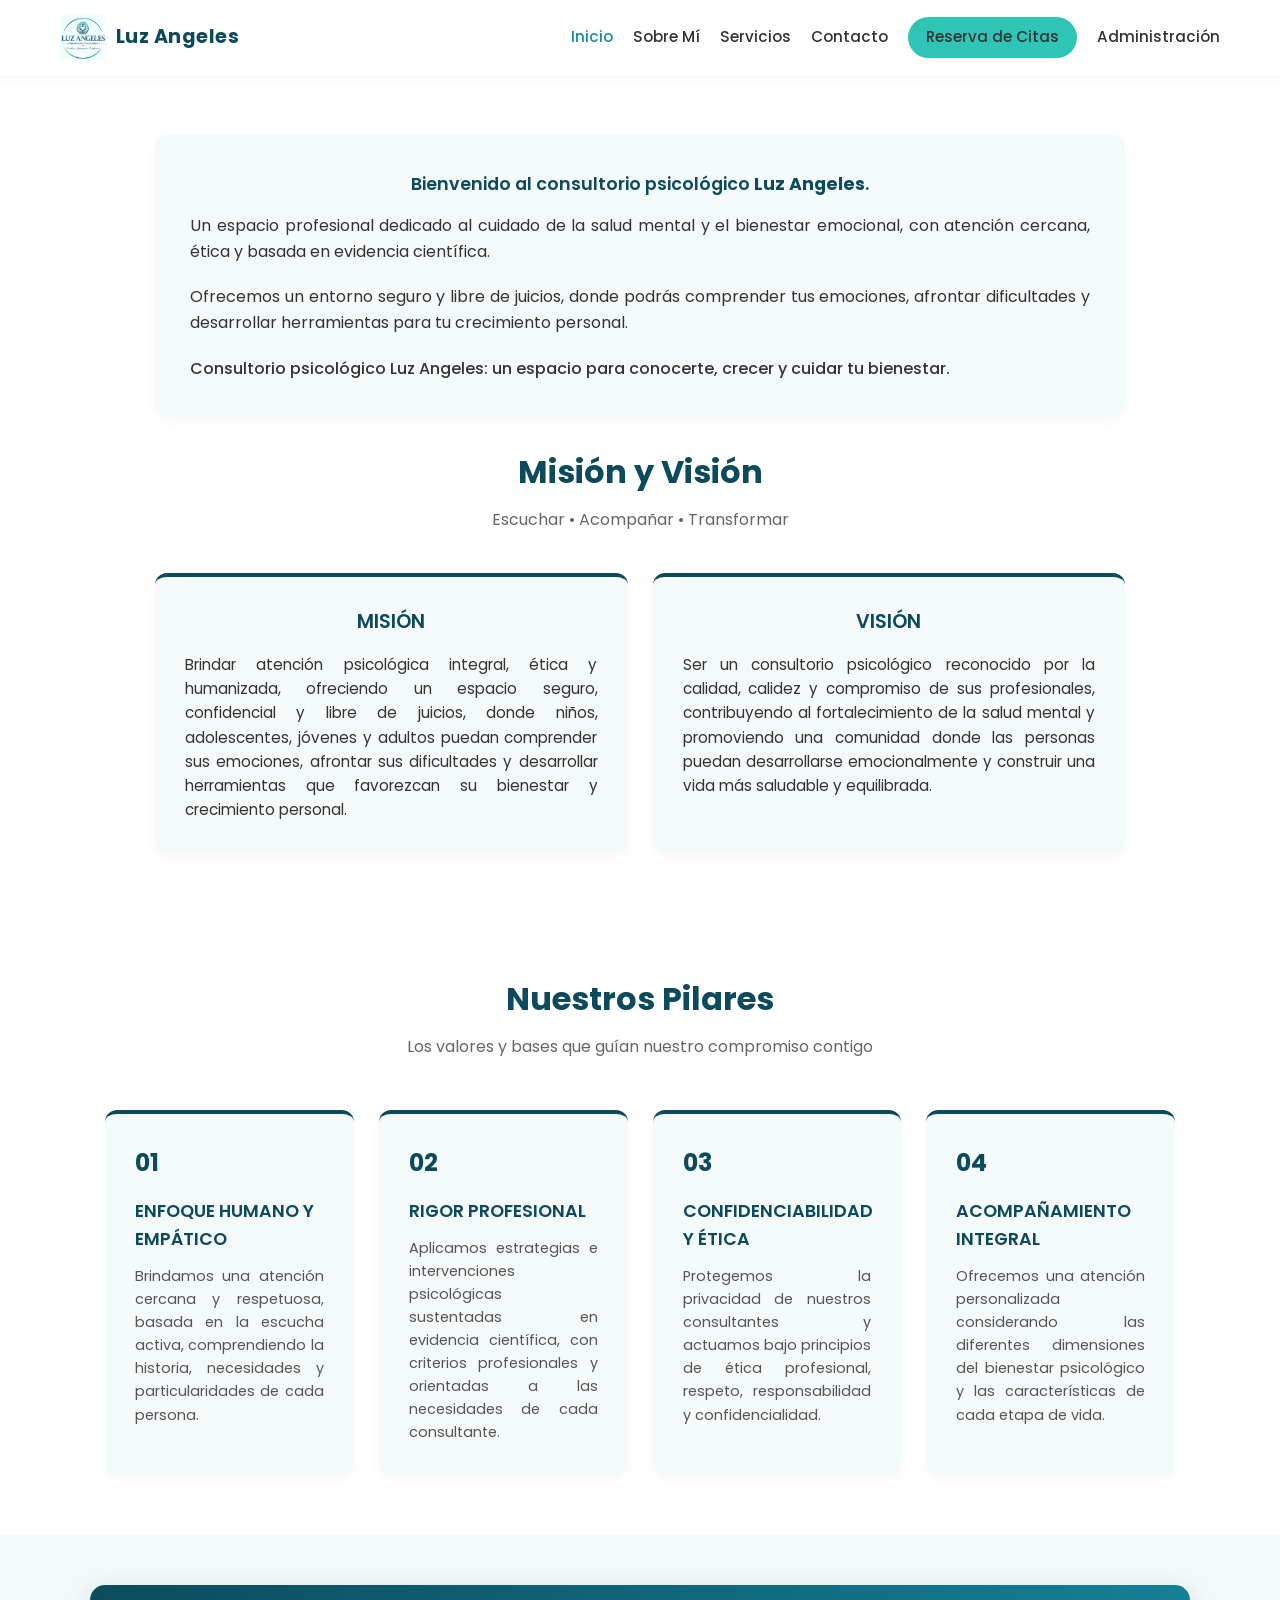
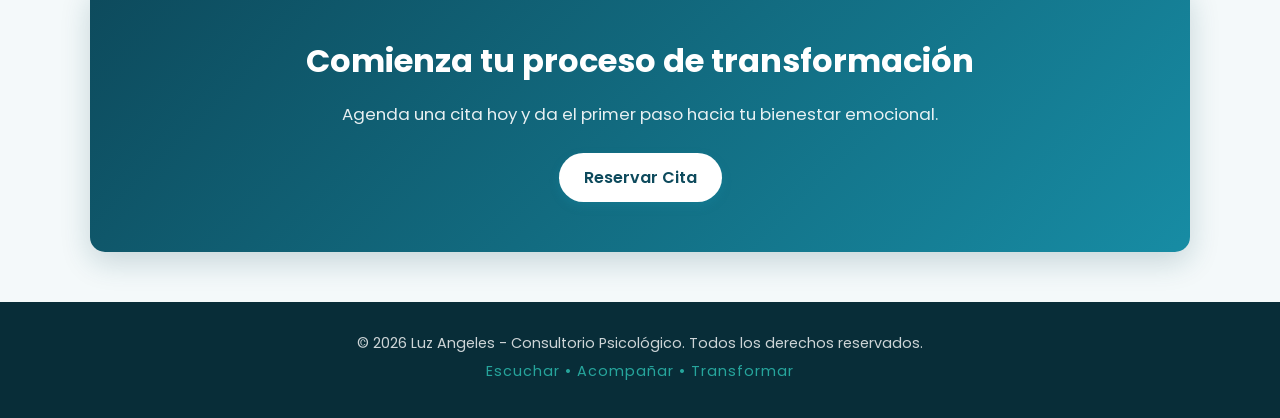
<file: sobre-mi.html>
<!DOCTYPE html>
<html lang="es">
<head>
    <meta charset="UTF-8">
    <meta name="viewport" content="width=device-width, initial-scale=1.0">
    <title>Luz Angeles | Consultorio Psicológico</title>
    <!-- Enlaces directos a los archivos CSS en la raíz -->
    <link rel="stylesheet" href="estilos.css">
    <link rel="stylesheet" href="reserva.css">
    <!-- Fuente de Google Fonts para un diseño moderno -->
    <link href="https://fonts.googleapis.com/css2?family=Poppins:wght@300;400;500;600;700&display=swap" rel="stylesheet">
</head>
<body>

    <!-- BARRA DE NAVEGACIÓN -->
    <header class="header">
        <div class="nav-container">
            <a href="index.html" class="logo-container">
                <img src="perfil.jpg.png" alt="Logo Luz Angeles" class="logo-img">
                <span class="logo-text">Luz Angeles</span>
            </a>
            <nav class="nav-menu" id="navMenu">
                <a href="index.html" class="active">Inicio</a>
                <a href="sobre-mi.html">Sobre Mí</a>
                <a href="servicios.html">Servicios</a>
                <a href="contacto.html">Contacto</a>
                <a href="reservar.html" class="btn-reserva-nav">Reserva de Citas</a>
                <a href="login.html" class="nav-link">Administración</a>
            </nav>
            <div class="menu-toggle" id="menuToggle">
                <span></span>
                <span></span>
                <span></span>
            </div>
        </div>
    </header>

    <!-- SECCIÓN SOBRE MÍ, MISIÓN Y VISIÓN -->
<section class="about-preview" style="padding: 60px 20px;">
    <div class="container" style="max-width: 1000px; margin: 0 auto;">
        <!-- CUADRO SUPERIOR: BIENVENIDA -->
        <div style="background-color: var(--light-bg); padding: 35px; border-radius: 12px; box-shadow: 0 5px 15px rgba(0,0,0,0.03); margin-bottom: 30px;">
            <p style="margin-bottom: 15px; font-size: 1.1rem; font-weight: 600; color: var(--primary-color);">Bienvenido al consultorio psicológico <strong>Luz Angeles</strong>.</p>
            <p style="margin-bottom: 20px; text-align: justify;">Un espacio profesional dedicado al cuidado de la salud mental y el bienestar emocional, con atención cercana, ética y basada en evidencia científica.</p>
            <p style="margin-bottom: 20px; text-align: justify;">Ofrecemos un entorno seguro y libre de juicios, donde podrás comprender tus emociones, afrontar dificultades y desarrollar herramientas para tu crecimiento personal.</p>
            <p style="text-align: justify; font-weight: 500;">Consultorio psicológico Luz Angeles: un espacio para conocerte, crecer y cuidar tu bienestar.</p>
        </div>

        <h2 style="text-align: center;">Misión y Visión</h2>
        <p class="subtitle" style="text-align: center; margin-bottom: 40px;">Escuchar • Acompañar • Transformar</p>

        <!-- CONTENEDOR INFERIOR: MISIÓN Y VISIÓN LADO A LADO -->
        <div style="display: grid; grid-template-columns: repeat(auto-fit, minmax(300px, 1fr)); gap: 25px;">
            
            <!-- CAJA DE MISIÓN -->
            <div style="background-color: var(--light-bg); padding: 30px; border-radius: 12px; box-shadow: 0 5px 15px rgba(0,0,0,0.03); border-top: 4px solid var(--primary-color);">
                <h3 style="color: var(--primary-color); font-size: 1.2rem; margin-bottom: 15px; font-weight: 600;">MISIÓN</h3>
                <p style="text-align: justify; font-size: 0.95rem; line-height: 1.6;">Brindar atención psicológica integral, ética y humanizada, ofreciendo un espacio seguro, confidencial y libre de juicios, donde niños, adolescentes, jóvenes y adultos puedan comprender sus emociones, afrontar sus dificultades y desarrollar herramientas que favorezcan su bienestar y crecimiento personal.</p>
            </div>

            <!-- CAJA DE VISIÓN -->
            <div style="background-color: var(--light-bg); padding: 30px; border-radius: 12px; box-shadow: 0 5px 15px rgba(0,0,0,0.03); border-top: 4px solid var(--primary-color);">
                <h3 style="color: var(--primary-color); font-size: 1.2rem; margin-bottom: 15px; font-weight: 600;">VISIÓN</h3>
                <p style="text-align: justify; font-size: 0.95rem; line-height: 1.6;">Ser un consultorio psicológico reconocido por la calidad, calidez y compromiso de sus profesionales, contribuyendo al fortalecimiento de la salud mental y promoviendo una comunidad donde las personas puedan desarrollarse emocionalmente y construir una vida más saludable y equilibrada.</p>
            </div>

        </div>
    </div>
</section>

<!-- SECCIÓN NUESTROS PILARES -->
<section style="padding: 60px 20px; background-color: var(--white);">
    <div class="container" style="max-width: 1100px; margin: 0 auto;">
        
        <div style="text-align: center; margin-bottom: 40px;">
            <h2 style="color: var(--primary-color); font-size: 2rem; margin-bottom: 10px;">Nuestros Pilares</h2>
            <p class="subtitle">Los valores y bases que guían nuestro compromiso contigo</p>
        </div>

        <!-- CUADRÍCULA DE 4 PILARES -->
        <div style="display: grid; grid-template-columns: repeat(auto-fit, minmax(240px, 1fr)); gap: 25px;">
            
            <!-- Pilar 1 -->
            <div style="background-color: var(--light-bg); padding: 30px; border-radius: 12px; box-shadow: 0 5px 15px rgba(0,0,0,0.03); border-top: 4px solid var(--primary-color);">
                <div style="font-size: 1.5rem; color: var(--primary-color); margin-bottom: 15px; font-weight: 700;">01</div>
                <h3 style="color: var(--primary-color); font-size: 1.1rem; margin-bottom: 12px; font-weight: 600;">ENFOQUE HUMANO Y EMPÁTICO</h3>
                <p style="text-align: justify; font-size: 0.9rem; line-height: 1.6; color: #555;">Brindamos una atención cercana y respetuosa, basada en la escucha activa, comprendiendo la historia, necesidades y particularidades de cada persona.</p>
            </div>

            <!-- Pilar 2 -->
            <div style="background-color: var(--light-bg); padding: 30px; border-radius: 12px; box-shadow: 0 5px 15px rgba(0,0,0,0.03); border-top: 4px solid var(--primary-color);">
                <div style="font-size: 1.5rem; color: var(--primary-color); margin-bottom: 15px; font-weight: 700;">02</div>
                <h3 style="color: var(--primary-color); font-size: 1.1rem; margin-bottom: 12px; font-weight: 600;">RIGOR PROFESIONAL</h3>
                <p style="text-align: justify; font-size: 0.9rem; line-height: 1.6; color: #555;">Aplicamos estrategias e intervenciones psicológicas sustentadas en evidencia científica, con criterios profesionales y orientadas a las necesidades de cada consultante.</p>
            </div>

            <!-- Pilar 3 -->
            <div style="background-color: var(--light-bg); padding: 30px; border-radius: 12px; box-shadow: 0 5px 15px rgba(0,0,0,0.03); border-top: 4px solid var(--primary-color);">
                <div style="font-size: 1.5rem; color: var(--primary-color); margin-bottom: 15px; font-weight: 700;">03</div>
                <h3 style="color: var(--primary-color); font-size: 1.1rem; margin-bottom: 12px; font-weight: 600;">CONFIDENCIABILIDAD Y ÉTICA</h3>
                <p style="text-align: justify; font-size: 0.9rem; line-height: 1.6; color: #555;">Protegemos la privacidad de nuestros consultantes y actuamos bajo principios de ética profesional, respeto, responsabilidad y confidencialidad.</p>
            </div>

            <!-- Pilar 4 -->
            <div style="background-color: var(--light-bg); padding: 30px; border-radius: 12px; box-shadow: 0 5px 15px rgba(0,0,0,0.03); border-top: 4px solid var(--primary-color);">
                <div style="font-size: 1.5rem; color: var(--primary-color); margin-bottom: 15px; font-weight: 700;">04</div>
                <h3 style="color: var(--primary-color); font-size: 1.1rem; margin-bottom: 12px; font-weight: 600;">ACOMPAÑAMIENTO INTEGRAL</h3>
                <p style="text-align: justify; font-size: 0.9rem; line-height: 1.6; color: #555;">Ofrecemos una atención personalizada considerando las diferentes dimensiones del bienestar psicológico y las características de cada etapa de vida.</p>
            </div>

        </div>
    </div>
</section>

    <!-- LLAMADA A LA ACCIÓN -->
    <section class="cta-section">
        <div class="container cta-box">
            <h2>Comienza tu proceso de transformación</h2>
            <p>Agenda una cita hoy y da el primer paso hacia tu bienestar emocional.</p>
            <a href="reservar.html" class="btn-primary">Reservar Cita</a>
        </div>
    </section>

    <!-- PIE DE PÁGINA -->
    <footer class="footer">
        <div class="container footer-content">
            <p>&copy; 2026 Luz Angeles - Consultorio Psicológico. Todos los derechos reservados.</p>
            <p class="footer-slogan">Escuchar • Acompañar • Transformar</p>
        </div>
    </footer>

    <script src="main.js"></script>
</body>
</html>
</file>
<file: estilos.css>
/* ==========================================
   VARIABLES Y CONFIGURACIÓN GENERAL
========================================== */
:root {
    --primary-color: #0d4a5c;      /* Azul oscuro principal (del texto del logo) */
    --secondary-color: #178ca4;    /* Turquesa medio */
    --accent-color: #2ec4b6;       /* Turquesa brillante / acento */
    --light-bg: #f4f9fa;           /* Fondo muy suave y limpio */
    --text-color: #333333;         /* Texto general oscuro */
    --white: #ffffff;
    --transition: all 0.3s ease;
}

* {
    margin: 0;
    padding: 0;
    box-sizing: border-box;
}

body {
    font-family: 'Poppins', sans-serif;
    color: var(--text-color);
    background-color: var(--white);
    line-height: 1.6;
}

.container {
    width: 90%;
    max-width: 1100px;
    margin: 0 auto;
    padding: 0 15px;
}

/* ==========================================
   BOTONES
========================================== */
.btn-primary, .btn-secondary, .btn-reserva-nav {
    display: inline-block;
    padding: 12px 25px;
    border-radius: 30px;
    font-weight: 600;
    text-decoration: none;
    transition: var(--transition);
    cursor: pointer;
    text-align: center;
}

.btn-primary {
    background-color: var(--secondary-color);
    color: var(--white);
    box-shadow: 0 4px 10px rgba(23, 140, 164, 0.3);
}

.btn-primary:hover {
    background-color: var(--primary-color);
    transform: translateY(-2px);
}

.btn-secondary {
    background-color: transparent;
    color: var(--primary-color);
    border: 2px solid var(--primary-color);
}

.btn-secondary:hover {
    background-color: var(--primary-color);
    color: var(--white);
}

/* ==========================================
   NAVEGACIÓN (HEADER)
========================================== */
.header {
    background-color: var(--white);
    box-shadow: 0 2px 10px rgba(0,0,0,0.05);
    position: sticky;
    top: 0;
    z-index: 1000;
}

.nav-container {
    display: flex;
    justify-content: space-between;
    align-items: center;
    max-width: 1200px;
    margin: 0 auto;
    padding: 15px 20px;
}

.logo-container {
    display: flex;
    align-items: center;
    text-decoration: none;
}

.logo-img {
    height: 45px;
    width: auto;
    margin-right: 10px;
}

.logo-text {
    font-size: 1.2rem;
    font-weight: 700;
    color: var(--primary-color);
    letter-spacing: 0.5px;
}

.nav-menu {
    display: flex;
    align-items: center;
    gap: 20px;
}

.nav-menu a {
    text-decoration: none;
    color: var(--text-color);
    font-weight: 500;
    font-size: 0.95rem;
    transition: var(--transition);
}

.nav-menu a:hover, .nav-menu a.active {
    color: var(--secondary-color);
}

.btn-reserva-nav {
    background-color: var(--accent-color);
    color: var(--white);
    padding: 8px 18px;
    font-size: 0.9rem;
}

.btn-reserva-nav:hover {
    background-color: var(--secondary-color);
    color: var(--white);
}

.menu-toggle {
    display: none;
    flex-direction: column;
    cursor: pointer;
    gap: 5px;
}

.menu-toggle span {
    width: 25px;
    height: 3px;
    background-color: var(--primary-color);
    border-radius: 3px;
    transition: var(--transition);
}

/* ==========================================
   SECCIÓN HERO (PRINCIPAL)
========================================== */
.hero {
    background: linear-gradient(135deg, rgba(13, 74, 92, 0.05) 0%, rgba(38, 196, 182, 0.1) 100%), var(--light-bg);
    padding: 80px 20px;
    text-align: center;
}

.hero-content {
    max-width: 800px;
    margin: 0 auto;
}

.hero h1 {
    font-size: 2.5rem;
    color: var(--primary-color);
    margin-bottom: 15px;
    font-weight: 700;
}

.slogan {
    font-size: 1.2rem;
    color: var(--secondary-color);
    font-weight: 600;
    margin-bottom: 20px;
    letter-spacing: 1px;
}

.hero-description {
    font-size: 1.05rem;
    color: #555;
    margin-bottom: 30px;
}

.hero-buttons {
    display: flex;
    justify-content: center;
    gap: 15px;
    flex-wrap: wrap;
}

/* ==========================================
   SECCIÓN DE PRESENTACIÓN / TARJETAS
========================================== */
.about-preview {
    padding: 70px 20px;
    background-color: var(--white);
    text-align: center;
}

.about-preview h2 {
    font-size: 2rem;
    color: var(--primary-color);
    margin-bottom: 10px;
}

.subtitle {
    color: #666;
    margin-bottom: 50px;
    font-size: 1rem;
}

.cards-grid {
    display: grid;
    grid-template-columns: repeat(auto-fit, minmax(300px, 1fr));
    gap: 30px;
    max-width: 1100px;
    margin: 0 auto;
}

.card {
    background-color: var(--light-bg);
    padding: 30px;
    border-radius: 12px;
    box-shadow: 0 5px 15px rgba(0,0,0,0.03);
    transition: var(--transition);
    border-top: 4px solid var(--secondary-color);
    text-align: left;
}

.card:hover {
    transform: translateY(-5px);
    box-shadow: 0 8px 25px rgba(0,0,0,0.08);
}

.card h3 {
    color: var(--primary-color);
    font-size: 1.25rem;
    margin-bottom: 15px;
}

.card p {
    color: #555;
    font-size: 0.95rem;
}

/* ==========================================
   SECCIÓN CTA (LLAMADA A LA ACCIÓN)
========================================== */
.cta-section {
    padding: 50px 20px;
    background-color: var(--light-bg);
    text-align: center;
}

.cta-box {
    background: linear-gradient(135deg, var(--primary-color), var(--secondary-color));
    color: var(--white);
    padding: 50px 30px;
    border-radius: 15px;
    box-shadow: 0 10px 30px rgba(13, 74, 92, 0.2);
}

.cta-box h2 {
    font-size: 2rem;
    margin-bottom: 15px;
}

.cta-box p {
    margin-bottom: 25px;
    font-size: 1.05rem;
    opacity: 0.9;
}

.cta-box .btn-primary {
    background-color: var(--white);
    color: var(--primary-color);
}

.cta-box .btn-primary:hover {
    background-color: var(--light-bg);
    color: var(--secondary-color);
}

/* ==========================================
   PIE DE PÁGINA (FOOTER)
========================================== */
.footer {
    background-color: #082d38;
    color: var(--white);
    text-align: center;
    padding: 30px 20px;
}

.footer-content p {
    font-size: 0.9rem;
    opacity: 0.8;
    margin-bottom: 5px;
}

.footer-slogan {
    font-size: 0.85rem;
    color: var(--accent-color);
    letter-spacing: 1px;
}

/* ==========================================
   DISEÑO RESPONSIVE (MÓVILES)
========================================== */
@media (max-width: 768px) {
    .nav-menu {
        display: none;
        flex-direction: column;
        position: absolute;
        top: 100%;
        left: 0;
        width: 100%;
        background-color: var(--white);
        padding: 20px;
        box-shadow: 0 5px 10px rgba(0,0,0,0.1);
        text-align: center;
    }

    .nav-menu.active {
        display: flex;
    }

    .menu-toggle {
        display: flex;
    }

    .hero h1 {
        font-size: 2rem;
    }

    .cta-box h2 {
        font-size: 1.6rem;
    }
}
</file>
<file: reserva.css>
/* ==========================================
   ESTILOS PARA LA PÁGINA DE RESERVAS
========================================== */

.reserva-section {
    padding: 50px 20px;
    background-color: var(--light-bg);
    min-height: 80vh;
}

.reserva-header {
    text-align: center;
    max-width: 700px;
    margin: 0 auto 40px auto;
}

.reserva-header h1 {
    color: var(--primary-color);
    font-size: 2.2rem;
    margin-bottom: 10px;
}

.reserva-header p {
    color: #555;
    font-size: 1rem;
}

.reserva-wrapper {
    max-width: 800px;
    margin: 0 auto;
    background-color: var(--white);
    padding: 40px;
    border-radius: 15px;
    box-shadow: 0 10px 30px rgba(0, 0, 0, 0.05);
    border-top: 5px solid var(--secondary-color);
}

.form-group {
    margin-bottom: 25px;
}

.form-group label {
    display: block;
    font-weight: 600;
    color: var(--primary-color);
    margin-bottom: 10px;
    font-size: 0.95rem;
}

/* Grilla para tipos de terapia */
.tipo-terapia-grid {
    display: grid;
    grid-template-columns: repeat(auto-fit, minmax(200px, 1fr));
    gap: 15px;
}

.radio-card {
    display: flex;
    align-items: center;
    gap: 10px;
    padding: 12px 15px;
    background-color: var(--light-bg);
    border: 2px solid transparent;
    border-radius: 8px;
    cursor: pointer;
    transition: var(--transition);
    font-weight: 500;
    font-size: 0.9rem;
    color: var(--text-color);
}

.radio-card:hover {
    border-color: var(--secondary-color);
}

.radio-card input[type="radio"] {
    accent-color: var(--secondary-color);
}

/* Grillas de campos de entrada */
.form-grid-2 {
    display: grid;
    grid-template-columns: 1fr 1fr;
    gap: 20px;
}

.form-grid-3 {
    display: grid;
    grid-template-columns: 1fr;
    gap: 15px;
}

/* ==========================================
   ESTILO MODERNO PARA CAMPOS DE FORMULARIO
========================================== */
.form-control {
    width: 100% !important;
    padding: 14px 18px !important;
    border: 2px solid #cbd5e1 !important;      /* Borde gris claro más visible y elegante */
    border-radius: 12px !important;           /* Esquinas más redondeadas */
    font-family: 'Poppins', sans-serif !important;
    font-size: 0.95rem !important;
    color: var(--text-color) !important;
    background-color: #f8fafc !important;      /* Fondo suave tipo tarjeta moderna */
    transition: all 0.3s ease !important;
}

.form-control:focus {
    outline: none !important;
    border-color: var(--secondary-color) !important;
    background-color: #ffffff !important;      /* Se vuelve blanco puro al escribir */
    box-shadow: 0 0 0 4px rgba(23, 140, 164, 0.15) !important; /* Brillo turquesa */
}

.form-control::placeholder {
    color: #94a3b8 !important;                 /* Texto de guía más claro */
    opacity: 1 !important;
}

.btn-block {
    width: 100%;
    padding: 14px;
    font-size: 1rem;
    border: none;
    margin-top: 10px;
}

/* Responsive para celulares */
@media (max-width: 768px) {
    .form-grid-2 {
        grid-template-columns: 1fr;
    }
    
    .reserva-wrapper {
        padding: 20px;
    }
}
</file>
